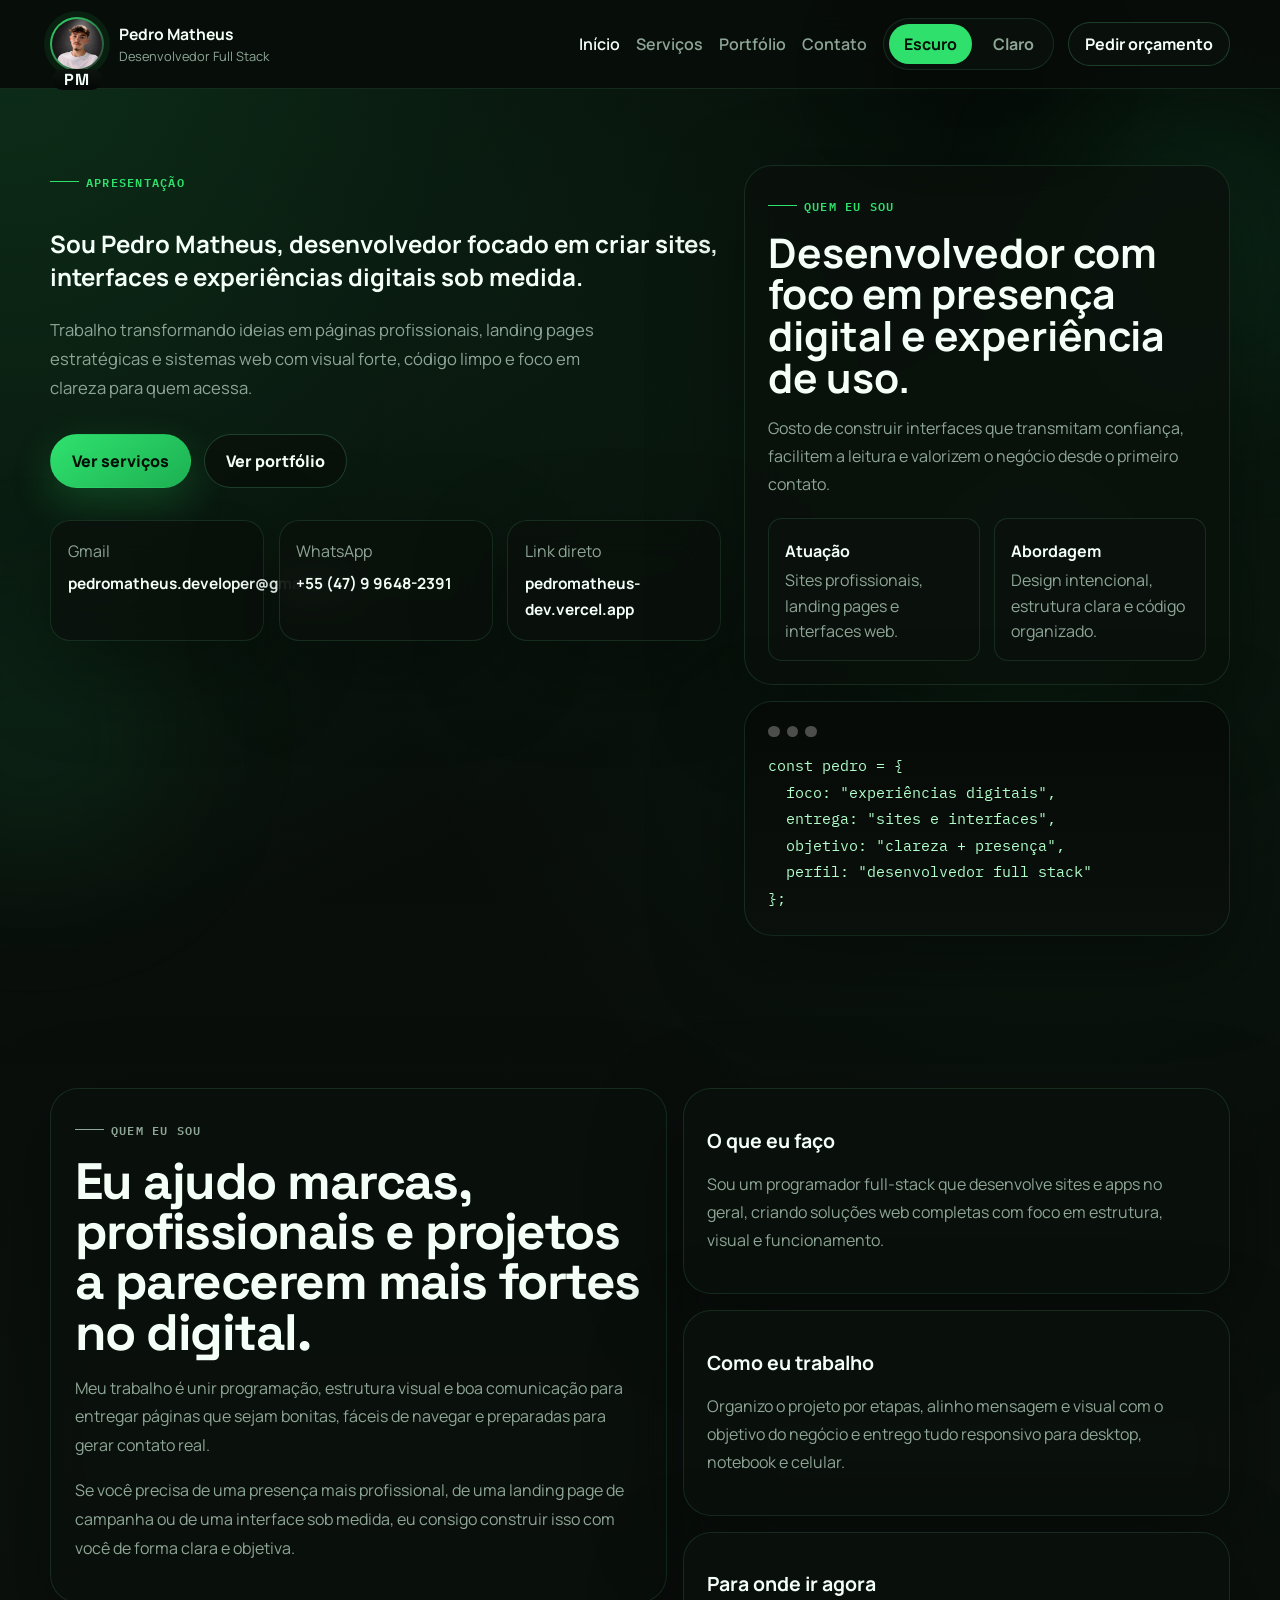
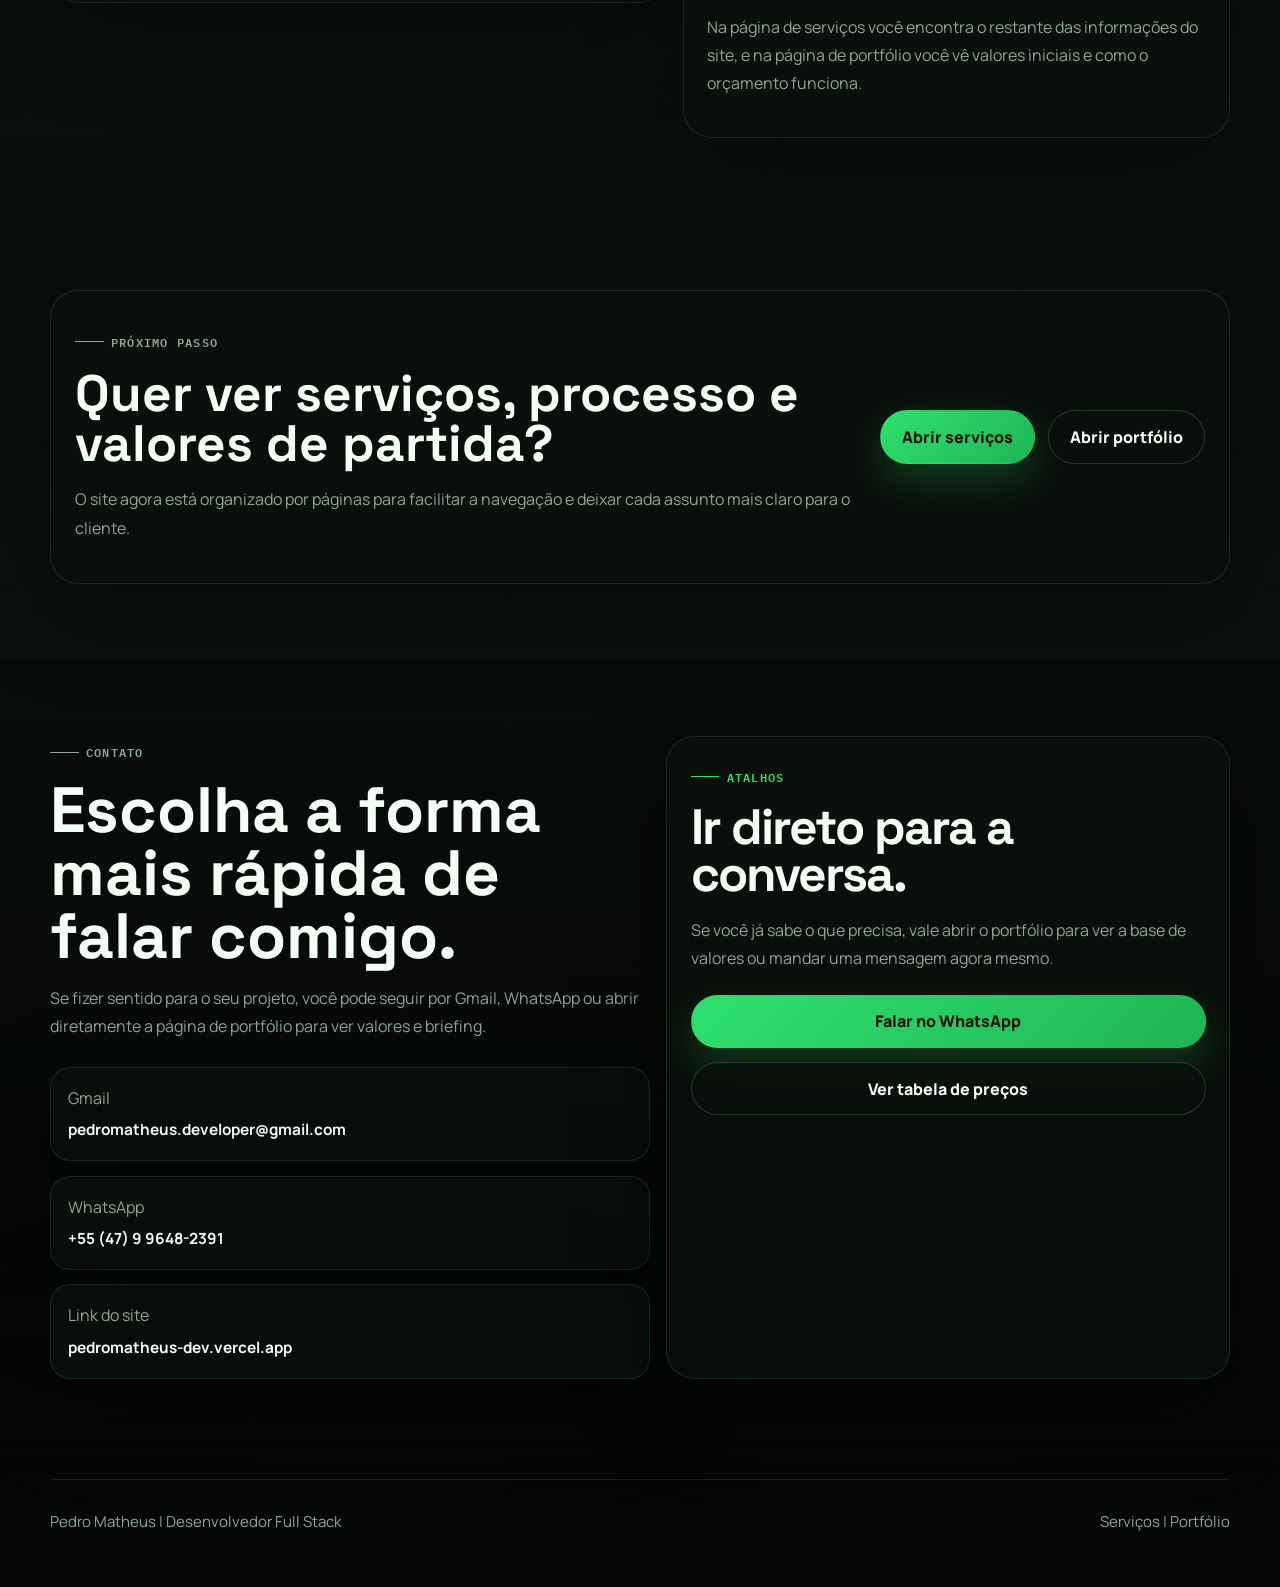
<file: index.html>
<!doctype html>
<html lang="pt-BR" data-theme="dark">
  <head>
    <meta charset="UTF-8" />
    <meta name="viewport" content="width=device-width, initial-scale=1.0" />
    <meta
      name="description"
      content="Conheça Pedro Matheus, desenvolvedor focado em sites, landing pages e experiências digitais sob medida."
    />
    <meta name="theme-color" content="#050706" />
    <meta
      property="og:title"
      content="Pedro Matheus | Desenvolvedor Full Stack"
    />
    <meta
      property="og:description"
      content="Apresentação profissional, serviços digitais e contato direto com Pedro Matheus."
    />
    <meta property="og:type" content="website" />
    <meta property="og:url" content="https://pedromatheus-dev.vercel.app" />
    <title>Pedro Matheus | Início</title>
    <link rel="canonical" href="https://pedromatheus-dev.vercel.app" />
    <link rel="preconnect" href="https://fonts.googleapis.com" />
    <link rel="preconnect" href="https://fonts.gstatic.com" crossorigin />
    <link
      href="https://fonts.googleapis.com/css2?family=IBM+Plex+Mono:wght@400;500;600&family=Manrope:wght@400;500;600;700;800&family=Space+Grotesk:wght@500;700&display=swap"
      rel="stylesheet"
    />
    <link rel="icon" type="image/svg+xml" href="favicon.svg" />
    <link rel="stylesheet" href="styles.css" />
  </head>
  <body data-page="home">
    <div class="page-shell">
      <div class="ambient ambient-one"></div>
      <div class="ambient ambient-two"></div>
      <div class="ambient ambient-three"></div>

      <header class="site-header">
        <div class="container header-row">
          <a class="brand" href="index.html" aria-label="Ir para a página inicial">
            <span class="avatar-shell">
              <img
                class="brand-avatar"
                data-profile-image
                alt="Foto de perfil de Pedro Matheus"
                hidden
              />
              <span class="avatar-fallback" data-avatar-fallback>PM</span>
            </span>

            <span class="brand-copy">
              <strong data-name>Pedro Matheus</strong>
              <small data-role>Desenvolvedor Full Stack</small>
            </span>
          </a>

          <button
            class="menu-toggle"
            type="button"
            aria-controls="header-panel"
            aria-expanded="false"
            aria-label="Abrir menu"
          >
            <span></span>
            <span></span>
          </button>

          <div class="header-panel" id="header-panel">
            <nav class="site-nav" aria-label="Principal">
              <a href="index.html" data-nav-page="home">Início</a>
              <a href="servicos.html" data-nav-page="servicos">Serviços</a>
              <a href="portfolio.html" data-nav-page="portfolio">Portfólio</a>
              <a href="#contato">Contato</a>
            </nav>

            <div class="header-tools">
              <div class="theme-switch" role="group" aria-label="Escolha do tema">
                <button
                  class="theme-option"
                  type="button"
                  data-set-theme="dark"
                >
                  Escuro
                </button>
                <button
                  class="theme-option"
                  type="button"
                  data-set-theme="light"
                >
                  Claro
                </button>
              </div>

              <a class="header-cta" href="portfolio.html#orcamento">
                Pedir orçamento
              </a>
            </div>
          </div>
        </div>
      </header>

      <main>
        <section class="section page-hero home-hero">
          <div class="container hero-grid">
            <div class="hero-copy reveal">
              <p class="eyebrow">Apresentação</p>
              <h1>
                Sou Pedro Matheus, desenvolvedor focado em criar
                <span>sites, interfaces e experiências digitais sob medida.</span>
              </h1>
              <p class="hero-text">
                Trabalho transformando ideias em páginas profissionais, landing
                pages estratégicas e sistemas web com visual forte, código limpo
                e foco em clareza para quem acessa.
              </p>

              <div class="hero-actions">
                <a class="button button-primary" href="servicos.html">
                  Ver serviços
                </a>
                <a class="button button-secondary" href="portfolio.html">
                  Ver portfólio
                </a>
              </div>

              <div class="quick-links">
                <a
                  class="quick-link"
                  data-gmail-link
                  href="#"
                  target="_blank"
                  rel="noreferrer"
                >
                  <span>Gmail</span>
                  <strong data-email>pedromatheus.developer@gmail.com</strong>
                </a>
                <a
                  class="quick-link"
                  data-whatsapp-link
                  href="#"
                  target="_blank"
                  rel="noreferrer"
                >
                  <span>WhatsApp</span>
                  <strong data-whatsapp-display>+55 (47) 9 9648-2391</strong>
                </a>
                <a
                  class="quick-link"
                  data-site-link
                  href="#"
                  target="_blank"
                  rel="noreferrer"
                >
                  <span>Link direto</span>
                  <strong data-site-label>pedromatheus-dev.vercel.app</strong>
                </a>
              </div>
            </div>

            <div class="hero-panel reveal">
              <article class="glass-card hero-card">
                <div class="card-label">Quem eu sou</div>
                <h2>Desenvolvedor com foco em presença digital e experiência de uso.</h2>
                <p>
                  Gosto de construir interfaces que transmitam confiança, facilitem
                  a leitura e valorizem o negócio desde o primeiro contato.
                </p>

                <div class="hero-metrics">
                  <div>
                    <strong>Atuação</strong>
                    <span>Sites profissionais, landing pages e interfaces web.</span>
                  </div>
                  <div>
                    <strong>Abordagem</strong>
                    <span>Design intencional, estrutura clara e código organizado.</span>
                  </div>
                </div>
              </article>

              <article class="glass-card terminal-card">
                <div class="terminal-top">
                  <span></span>
                  <span></span>
                  <span></span>
                </div>
                <pre><code>const pedro = {
  foco: "experiências digitais",
  entrega: "sites e interfaces",
  objetivo: "clareza + presença",
  perfil: "desenvolvedor full stack"
};</code></pre>
              </article>
            </div>
          </div>
        </section>

        <section class="section">
          <div class="container intro-grid">
            <article class="glass-card story-card reveal">
              <p class="eyebrow">Quem eu sou</p>
              <h2>Eu ajudo marcas, profissionais e projetos a parecerem mais fortes no digital.</h2>
              <p>
                Meu trabalho é unir programação, estrutura visual e boa comunicação para
                entregar páginas que sejam bonitas, fáceis de navegar e preparadas para gerar
                contato real.
              </p>
              <p>
                Se você precisa de uma presença mais profissional, de uma landing page de campanha
                ou de uma interface sob medida, eu consigo construir isso com você de forma clara
                e objetiva.
              </p>
            </article>

            <div class="capability-grid">
              <article class="info-card reveal">
                <h3>O que eu faço</h3>
                <p>
                  Sou um programador full-stack que desenvolve sites e apps no geral, criando
                  soluções web completas com foco em estrutura, visual e funcionamento.
                </p>
              </article>

              <article class="info-card reveal">
                <h3>Como eu trabalho</h3>
                <p>
                  Organizo o projeto por etapas, alinho mensagem e visual com o objetivo do
                  negócio e entrego tudo responsivo para desktop, notebook e celular.
                </p>
              </article>

              <article class="info-card reveal">
                <h3>Para onde ir agora</h3>
                <p>
                  Na página de serviços você encontra o restante das informações do site, e na
                  página de portfólio você vê valores iniciais e como o orçamento funciona.
                </p>
              </article>
            </div>
          </div>
        </section>

        <section class="section section-soft">
          <div class="container cta-band reveal">
            <div>
              <p class="eyebrow">Próximo passo</p>
              <h2>Quer ver serviços, processo e valores de partida?</h2>
              <p>
                O site agora está organizado por páginas para facilitar a navegação e deixar cada
                assunto mais claro para o cliente.
              </p>
            </div>

            <div class="cta-band__actions">
              <a class="button button-primary" href="servicos.html">Abrir serviços</a>
              <a class="button button-secondary" href="portfolio.html">Abrir portfólio</a>
            </div>
          </div>
        </section>

        <section class="section" id="contato">
          <div class="container contact-layout contact-layout-compact">
            <div class="contact-copy reveal">
              <p class="eyebrow">Contato</p>
              <h2>Escolha a forma mais rápida de falar comigo.</h2>
              <p>
                Se fizer sentido para o seu projeto, você pode seguir por Gmail, WhatsApp ou abrir
                diretamente a página de portfólio para ver valores e briefing.
              </p>

              <div class="contact-links">
                <a
                  class="contact-link"
                  data-gmail-link
                  href="#"
                  target="_blank"
                  rel="noreferrer"
                >
                  <span>Gmail</span>
                  <strong data-email>pedromatheus.developer@gmail.com</strong>
                </a>

                <a
                  class="contact-link"
                  data-whatsapp-link
                  href="#"
                  target="_blank"
                  rel="noreferrer"
                >
                  <span>WhatsApp</span>
                  <strong data-whatsapp-display>+55 (47) 9 9648-2391</strong>
                </a>

                <a
                  class="contact-link"
                  data-site-link
                  href="#"
                  target="_blank"
                  rel="noreferrer"
                >
                  <span>Link do site</span>
                  <strong data-site-label>pedromatheus-dev.vercel.app</strong>
                </a>
              </div>
            </div>

            <div class="contact-card contact-card--compact reveal">
              <div class="card-label">Atalhos</div>
              <h3>Ir direto para a conversa.</h3>
              <p class="form-hint">
                Se você já sabe o que precisa, vale abrir o portfólio para ver a base de valores ou
                mandar uma mensagem agora mesmo.
              </p>

              <div class="form-actions">
                <a
                  class="button button-primary button-full"
                  data-whatsapp-link
                  href="#"
                  target="_blank"
                  rel="noreferrer"
                >
                  Falar no WhatsApp
                </a>
                <a
                  class="button button-secondary button-full"
                  href="portfolio.html#orcamento"
                >
                  Ver tabela de preços
                </a>
              </div>
            </div>
          </div>
        </section>
      </main>

      <footer class="site-footer">
        <div class="container footer-row">
          <p>
            <span data-name>Pedro Matheus</span> |
            <span data-role>Desenvolvedor Full Stack</span>
          </p>
          <p>
            <a href="servicos.html">Serviços</a> |
            <a href="portfolio.html">Portfólio</a>
          </p>
        </div>
      </footer>
    </div>

    <script src="script.js"></script>
  </body>
</html>
</file>
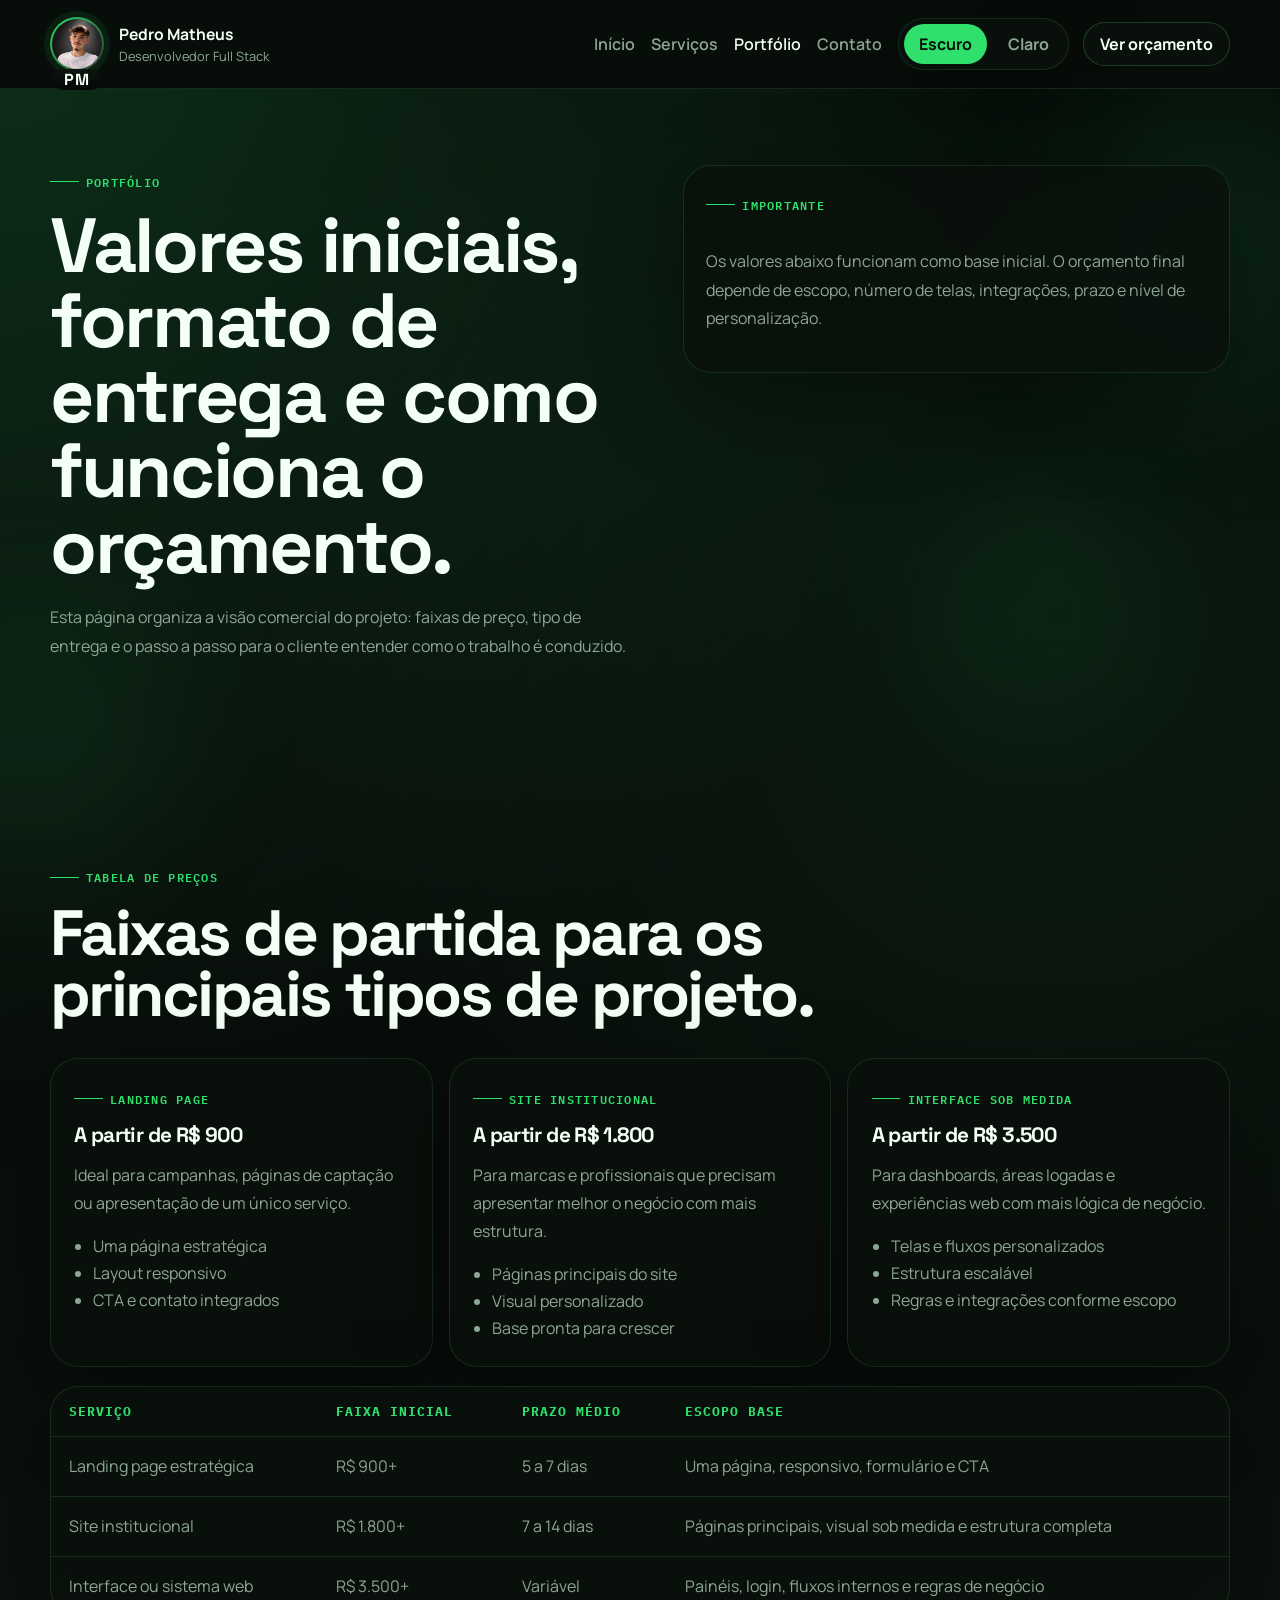
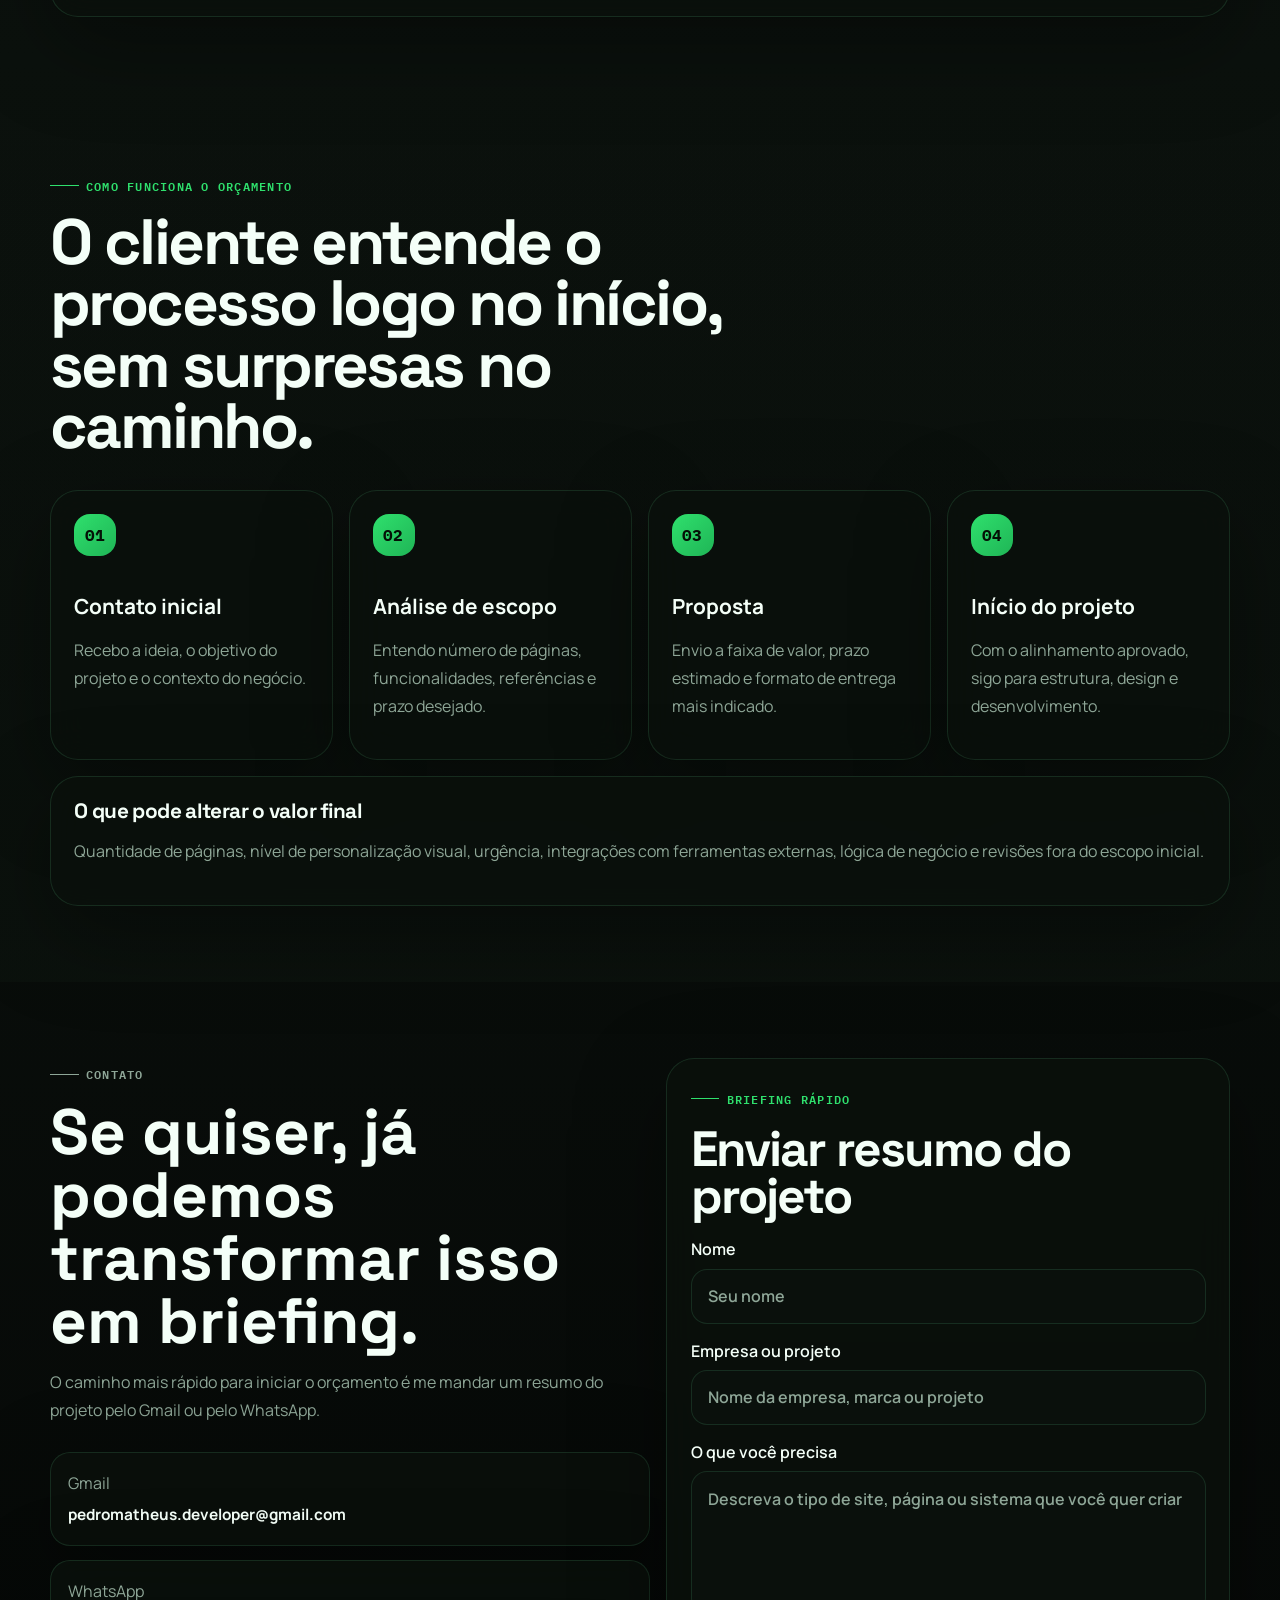
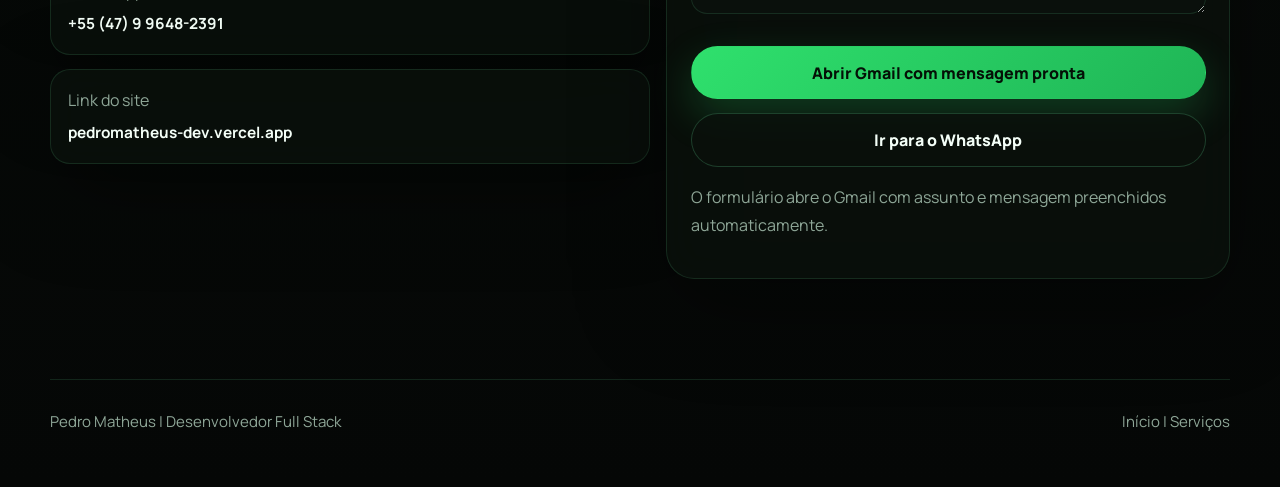
<file: portfolio.html>
<!doctype html>
<html lang="pt-BR" data-theme="dark">
  <head>
    <meta charset="UTF-8" />
    <meta name="viewport" content="width=device-width, initial-scale=1.0" />
    <meta
      name="description"
      content="Portfólio, tabela de preços e funcionamento do orçamento com Pedro Matheus."
    />
    <meta name="theme-color" content="#050706" />
    <meta property="og:title" content="Pedro Matheus | Portfólio" />
    <meta
      property="og:description"
      content="Veja valores iniciais, estrutura de entrega e como funciona o orçamento."
    />
    <meta property="og:type" content="website" />
    <title>Pedro Matheus | Portfólio</title>
    <link rel="preconnect" href="https://fonts.googleapis.com" />
    <link rel="preconnect" href="https://fonts.gstatic.com" crossorigin />
    <link
      href="https://fonts.googleapis.com/css2?family=IBM+Plex+Mono:wght@400;500;600&family=Manrope:wght@400;500;600;700;800&family=Space+Grotesk:wght@500;700&display=swap"
      rel="stylesheet"
    />
    <link rel="icon" type="image/svg+xml" href="favicon.svg" />
    <link rel="stylesheet" href="styles.css" />
  </head>
  <body data-page="portfolio">
    <div class="page-shell">
      <div class="ambient ambient-one"></div>
      <div class="ambient ambient-two"></div>
      <div class="ambient ambient-three"></div>

      <header class="site-header">
        <div class="container header-row">
          <a class="brand" href="index.html" aria-label="Ir para a página inicial">
            <span class="avatar-shell">
              <img
                class="brand-avatar"
                data-profile-image
                alt="Foto de perfil de Pedro Matheus"
                hidden
              />
              <span class="avatar-fallback" data-avatar-fallback>PM</span>
            </span>

            <span class="brand-copy">
              <strong data-name>Pedro Matheus</strong>
              <small data-role>Desenvolvedor Full Stack</small>
            </span>
          </a>

          <button
            class="menu-toggle"
            type="button"
            aria-controls="header-panel"
            aria-expanded="false"
            aria-label="Abrir menu"
          >
            <span></span>
            <span></span>
          </button>

          <div class="header-panel" id="header-panel">
            <nav class="site-nav" aria-label="Principal">
              <a href="index.html" data-nav-page="home">Início</a>
              <a href="servicos.html" data-nav-page="servicos">Serviços</a>
              <a href="portfolio.html" data-nav-page="portfolio">Portfólio</a>
              <a href="#contato">Contato</a>
            </nav>

            <div class="header-tools">
              <div class="theme-switch" role="group" aria-label="Escolha do tema">
                <button class="theme-option" type="button" data-set-theme="dark">
                  Escuro
                </button>
                <button class="theme-option" type="button" data-set-theme="light">
                  Claro
                </button>
              </div>

              <a class="header-cta" href="#orcamento">Ver orçamento</a>
            </div>
          </div>
        </div>
      </header>

      <main>
        <section class="section page-hero">
          <div class="container page-grid reveal">
            <div class="section-heading">
              <p class="eyebrow">Portfólio</p>
              <h1 class="page-title">
                Valores iniciais, formato de entrega e como funciona o orçamento.
              </h1>
              <p class="page-text">
                Esta página organiza a visão comercial do projeto: faixas de preço, tipo de
                entrega e o passo a passo para o cliente entender como o trabalho é conduzido.
              </p>
            </div>

            <div class="glass-card page-side-card">
              <div class="card-label">Importante</div>
              <p>
                Os valores abaixo funcionam como base inicial. O orçamento final depende de
                escopo, número de telas, integrações, prazo e nível de personalização.
              </p>
            </div>
          </div>
        </section>

        <section class="section" id="orcamento">
          <div class="container">
            <div class="section-heading reveal">
              <p class="eyebrow">Tabela de preços</p>
              <h2>Faixas de partida para os principais tipos de projeto.</h2>
            </div>

            <div class="pricing-grid">
              <article class="price-card reveal">
                <div class="card-label">Landing page</div>
                <h3>A partir de R$ 900</h3>
                <p>
                  Ideal para campanhas, páginas de captação ou apresentação de um único serviço.
                </p>
                <ul>
                  <li>Uma página estratégica</li>
                  <li>Layout responsivo</li>
                  <li>CTA e contato integrados</li>
                </ul>
              </article>

              <article class="price-card reveal">
                <div class="card-label">Site institucional</div>
                <h3>A partir de R$ 1.800</h3>
                <p>
                  Para marcas e profissionais que precisam apresentar melhor o negócio com mais
                  estrutura.
                </p>
                <ul>
                  <li>Páginas principais do site</li>
                  <li>Visual personalizado</li>
                  <li>Base pronta para crescer</li>
                </ul>
              </article>

              <article class="price-card reveal">
                <div class="card-label">Interface sob medida</div>
                <h3>A partir de R$ 3.500</h3>
                <p>
                  Para dashboards, áreas logadas e experiências web com mais lógica de negócio.
                </p>
                <ul>
                  <li>Telas e fluxos personalizados</li>
                  <li>Estrutura escalável</li>
                  <li>Regras e integrações conforme escopo</li>
                </ul>
              </article>
            </div>

            <div class="table-wrap reveal">
              <table class="price-table">
                <thead>
                  <tr>
                    <th>Serviço</th>
                    <th>Faixa inicial</th>
                    <th>Prazo médio</th>
                    <th>Escopo base</th>
                  </tr>
                </thead>
                <tbody>
                  <tr>
                    <td>Landing page estratégica</td>
                    <td>R$ 900+</td>
                    <td>5 a 7 dias</td>
                    <td>Uma página, responsivo, formulário e CTA</td>
                  </tr>
                  <tr>
                    <td>Site institucional</td>
                    <td>R$ 1.800+</td>
                    <td>7 a 14 dias</td>
                    <td>Páginas principais, visual sob medida e estrutura completa</td>
                  </tr>
                  <tr>
                    <td>Interface ou sistema web</td>
                    <td>R$ 3.500+</td>
                    <td>Variável</td>
                    <td>Painéis, login, fluxos internos e regras de negócio</td>
                  </tr>
                </tbody>
              </table>
            </div>
          </div>
        </section>

        <section class="section section-soft">
          <div class="container">
            <div class="section-heading reveal">
              <p class="eyebrow">Como funciona o orçamento</p>
              <h2>O cliente entende o processo logo no início, sem surpresas no caminho.</h2>
            </div>

            <div class="budget-grid">
              <article class="process-step reveal">
                <span>01</span>
                <h3>Contato inicial</h3>
                <p>Recebo a ideia, o objetivo do projeto e o contexto do negócio.</p>
              </article>

              <article class="process-step reveal">
                <span>02</span>
                <h3>Análise de escopo</h3>
                <p>Entendo número de páginas, funcionalidades, referências e prazo desejado.</p>
              </article>

              <article class="process-step reveal">
                <span>03</span>
                <h3>Proposta</h3>
                <p>Envio a faixa de valor, prazo estimado e formato de entrega mais indicado.</p>
              </article>

              <article class="process-step reveal">
                <span>04</span>
                <h3>Início do projeto</h3>
                <p>Com o alinhamento aprovado, sigo para estrutura, design e desenvolvimento.</p>
              </article>
            </div>

            <div class="budget-note reveal">
              <h3>O que pode alterar o valor final</h3>
              <p>
                Quantidade de páginas, nível de personalização visual, urgência, integrações com
                ferramentas externas, lógica de negócio e revisões fora do escopo inicial.
              </p>
            </div>
          </div>
        </section>

        <section class="section" id="contato">
          <div class="container contact-layout">
            <div class="contact-copy reveal">
              <p class="eyebrow">Contato</p>
              <h2>Se quiser, já podemos transformar isso em briefing.</h2>
              <p>
                O caminho mais rápido para iniciar o orçamento é me mandar um resumo do projeto
                pelo Gmail ou pelo WhatsApp.
              </p>

              <div class="contact-links">
                <a class="contact-link" data-gmail-link href="#" target="_blank" rel="noreferrer">
                  <span>Gmail</span>
                  <strong data-email>pedromatheus.developer@gmail.com</strong>
                </a>

                <a
                  class="contact-link"
                  data-whatsapp-link
                  href="#"
                  target="_blank"
                  rel="noreferrer"
                >
                  <span>WhatsApp</span>
                  <strong data-whatsapp-display>+55 (47) 9 9648-2391</strong>
                </a>

                <a class="contact-link" data-site-link href="#" target="_blank" rel="noreferrer">
                  <span>Link do site</span>
                  <strong data-site-label>pedromatheus-dev.vercel.app</strong>
                </a>
              </div>
            </div>

            <form class="contact-card reveal" id="contact-form">
              <div class="card-label">Briefing rápido</div>
              <h3>Enviar resumo do projeto</h3>
              <label>
                Nome
                <input type="text" name="name" placeholder="Seu nome" required />
              </label>
              <label>
                Empresa ou projeto
                <input
                  type="text"
                  name="company"
                  placeholder="Nome da empresa, marca ou projeto"
                />
              </label>
              <label>
                O que você precisa
                <textarea
                  name="message"
                  rows="5"
                  placeholder="Descreva o tipo de site, página ou sistema que você quer criar"
                  required
                ></textarea>
              </label>

              <div class="form-actions">
                <button class="button button-primary button-full" type="submit">
                  Abrir Gmail com mensagem pronta
                </button>
                <a
                  class="button button-secondary button-full"
                  data-whatsapp-link
                  href="#"
                  target="_blank"
                  rel="noreferrer"
                >
                  Ir para o WhatsApp
                </a>
              </div>

              <p class="form-hint" id="form-feedback">
                O formulário abre o Gmail com assunto e mensagem preenchidos automaticamente.
              </p>
            </form>
          </div>
        </section>
      </main>

      <footer class="site-footer">
        <div class="container footer-row">
          <p>
            <span data-name>Pedro Matheus</span> |
            <span data-role>Desenvolvedor Full Stack</span>
          </p>
          <p>
            <a href="index.html">Início</a> |
            <a href="servicos.html">Serviços</a>
          </p>
        </div>
      </footer>
    </div>

    <script src="script.js"></script>
  </body>
</html>
</file>
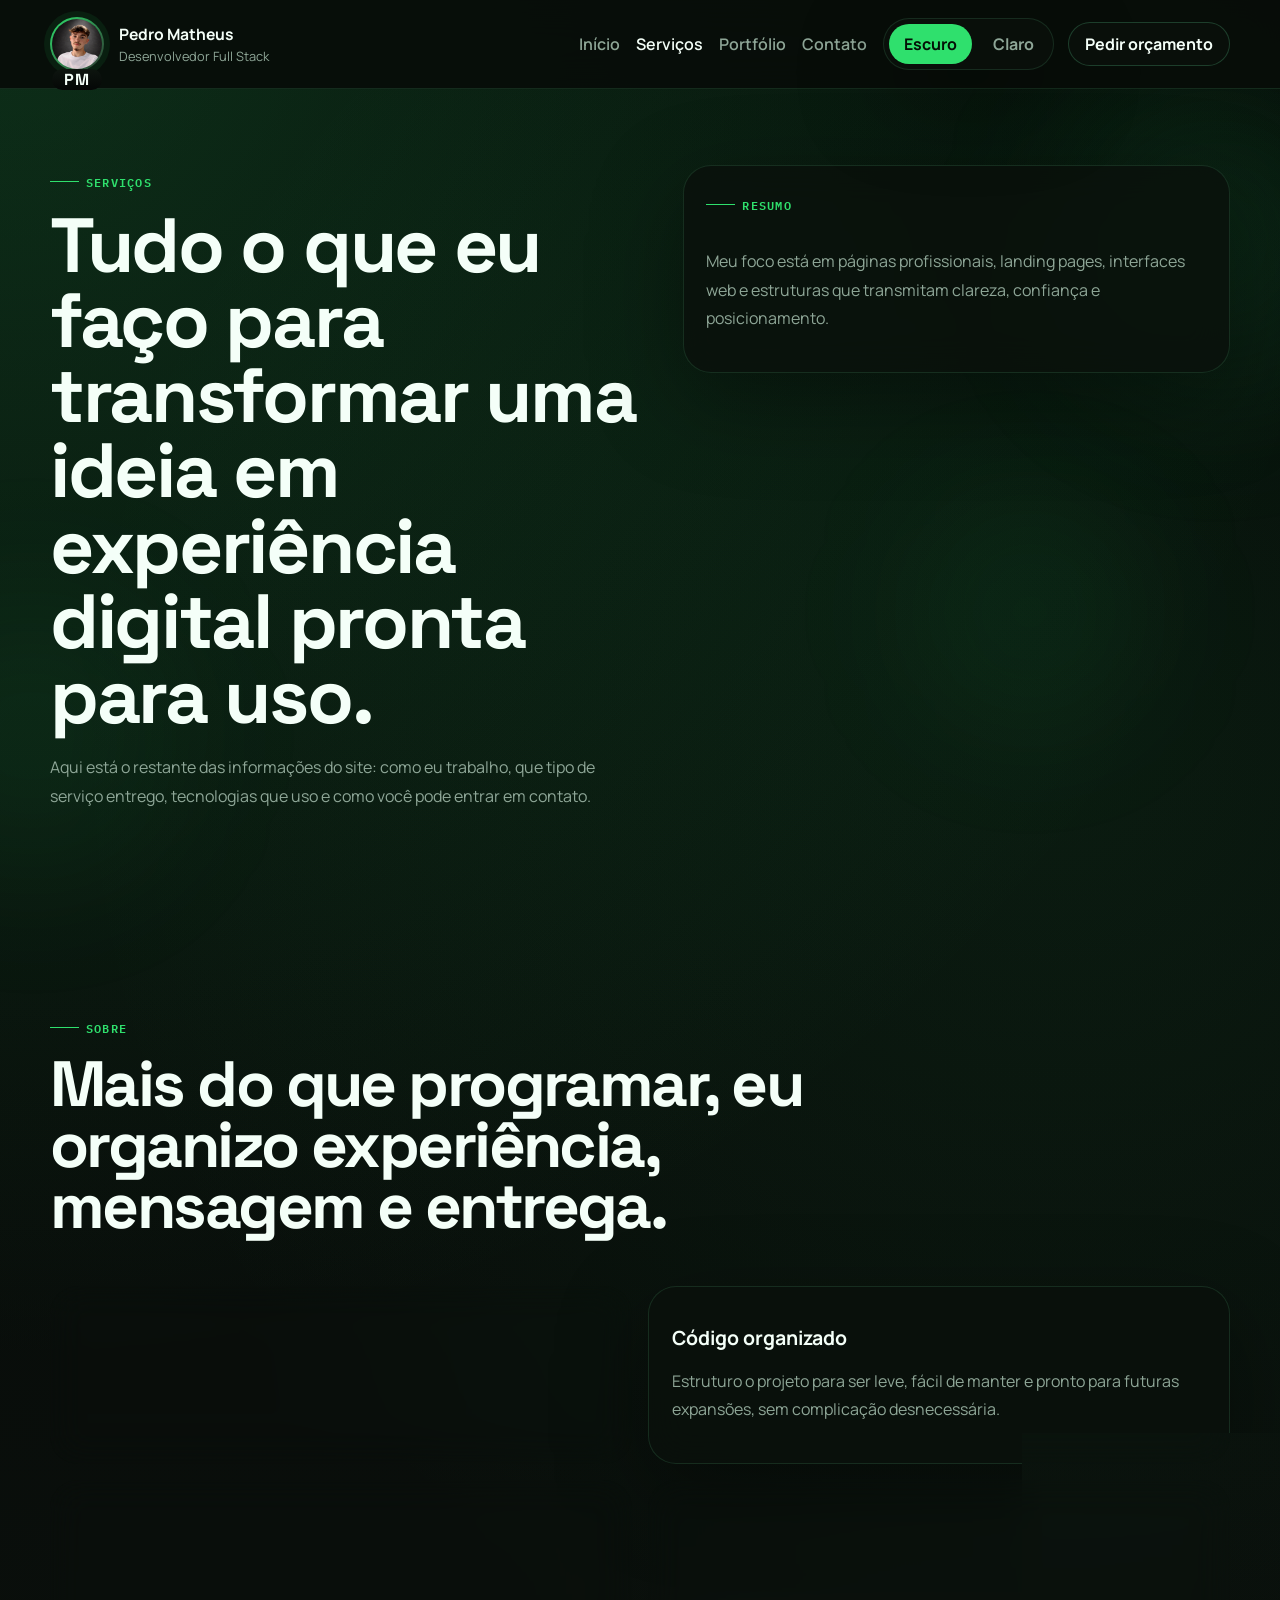
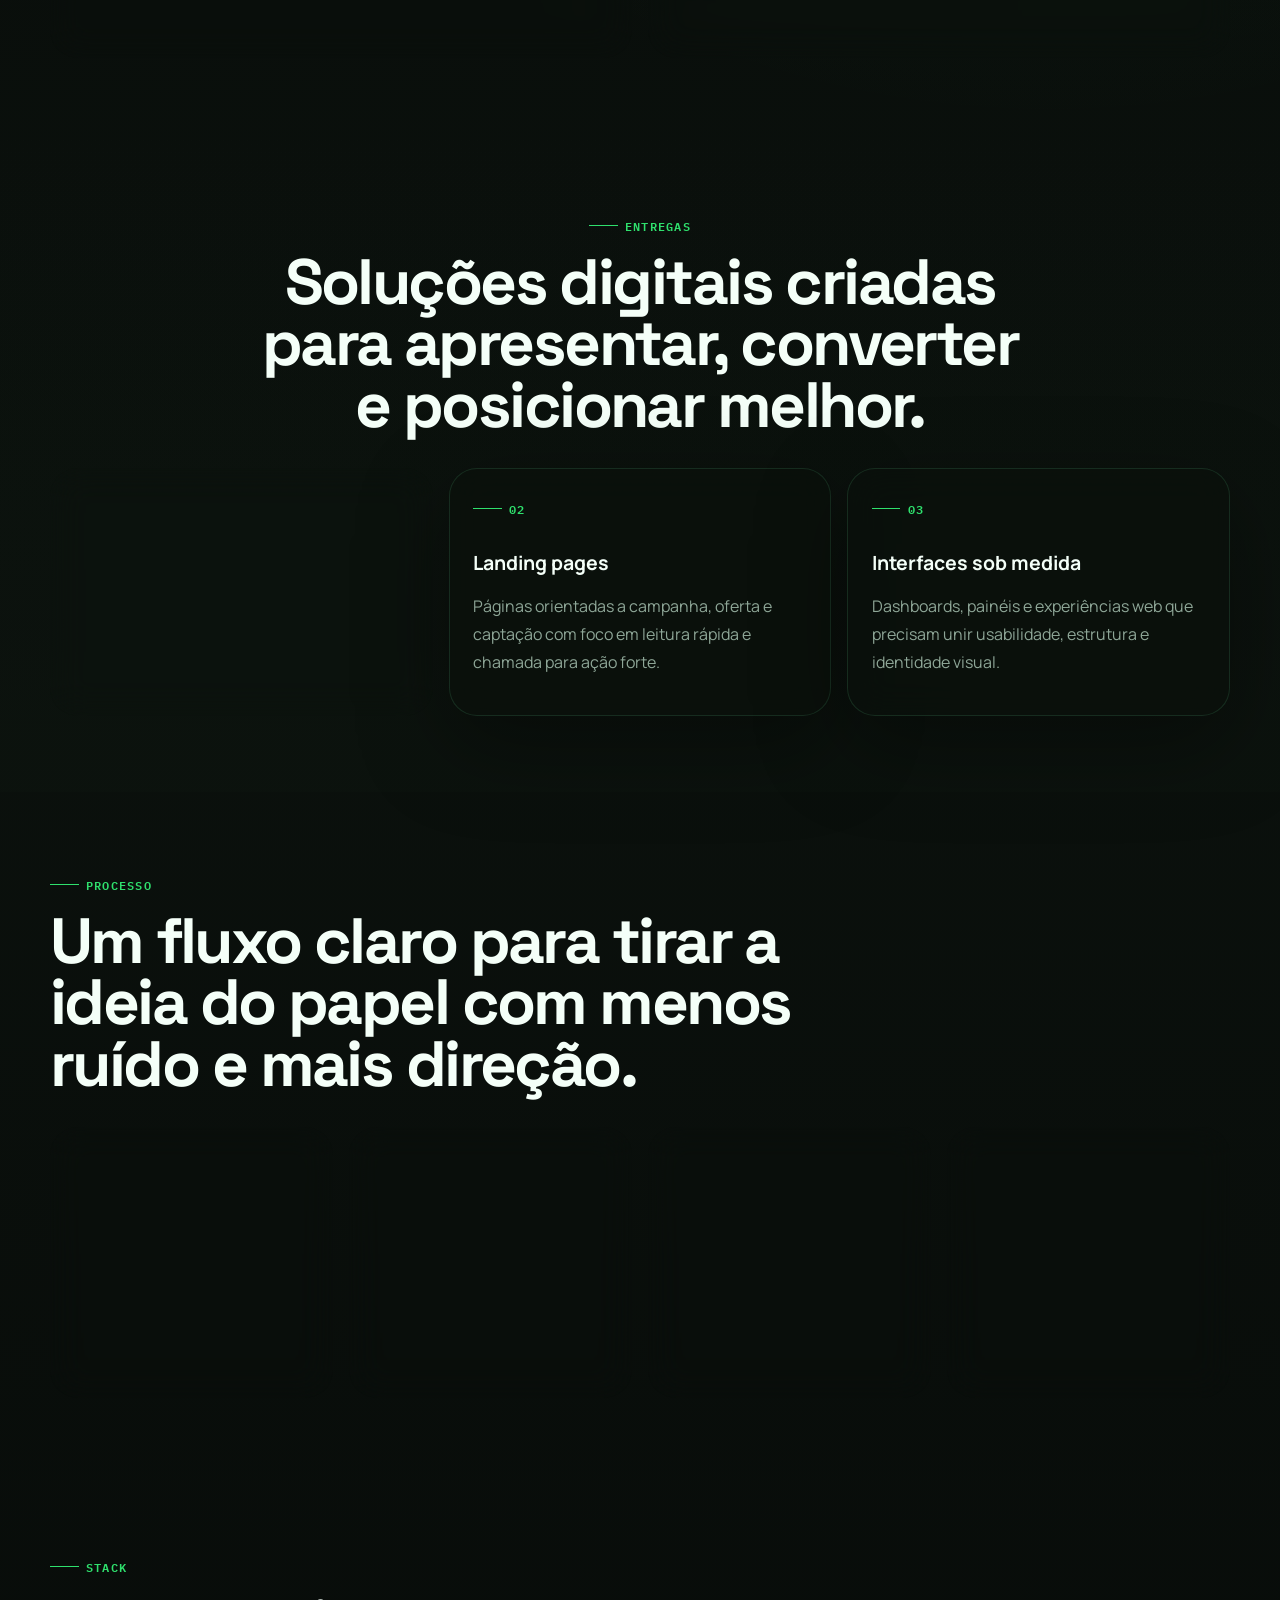
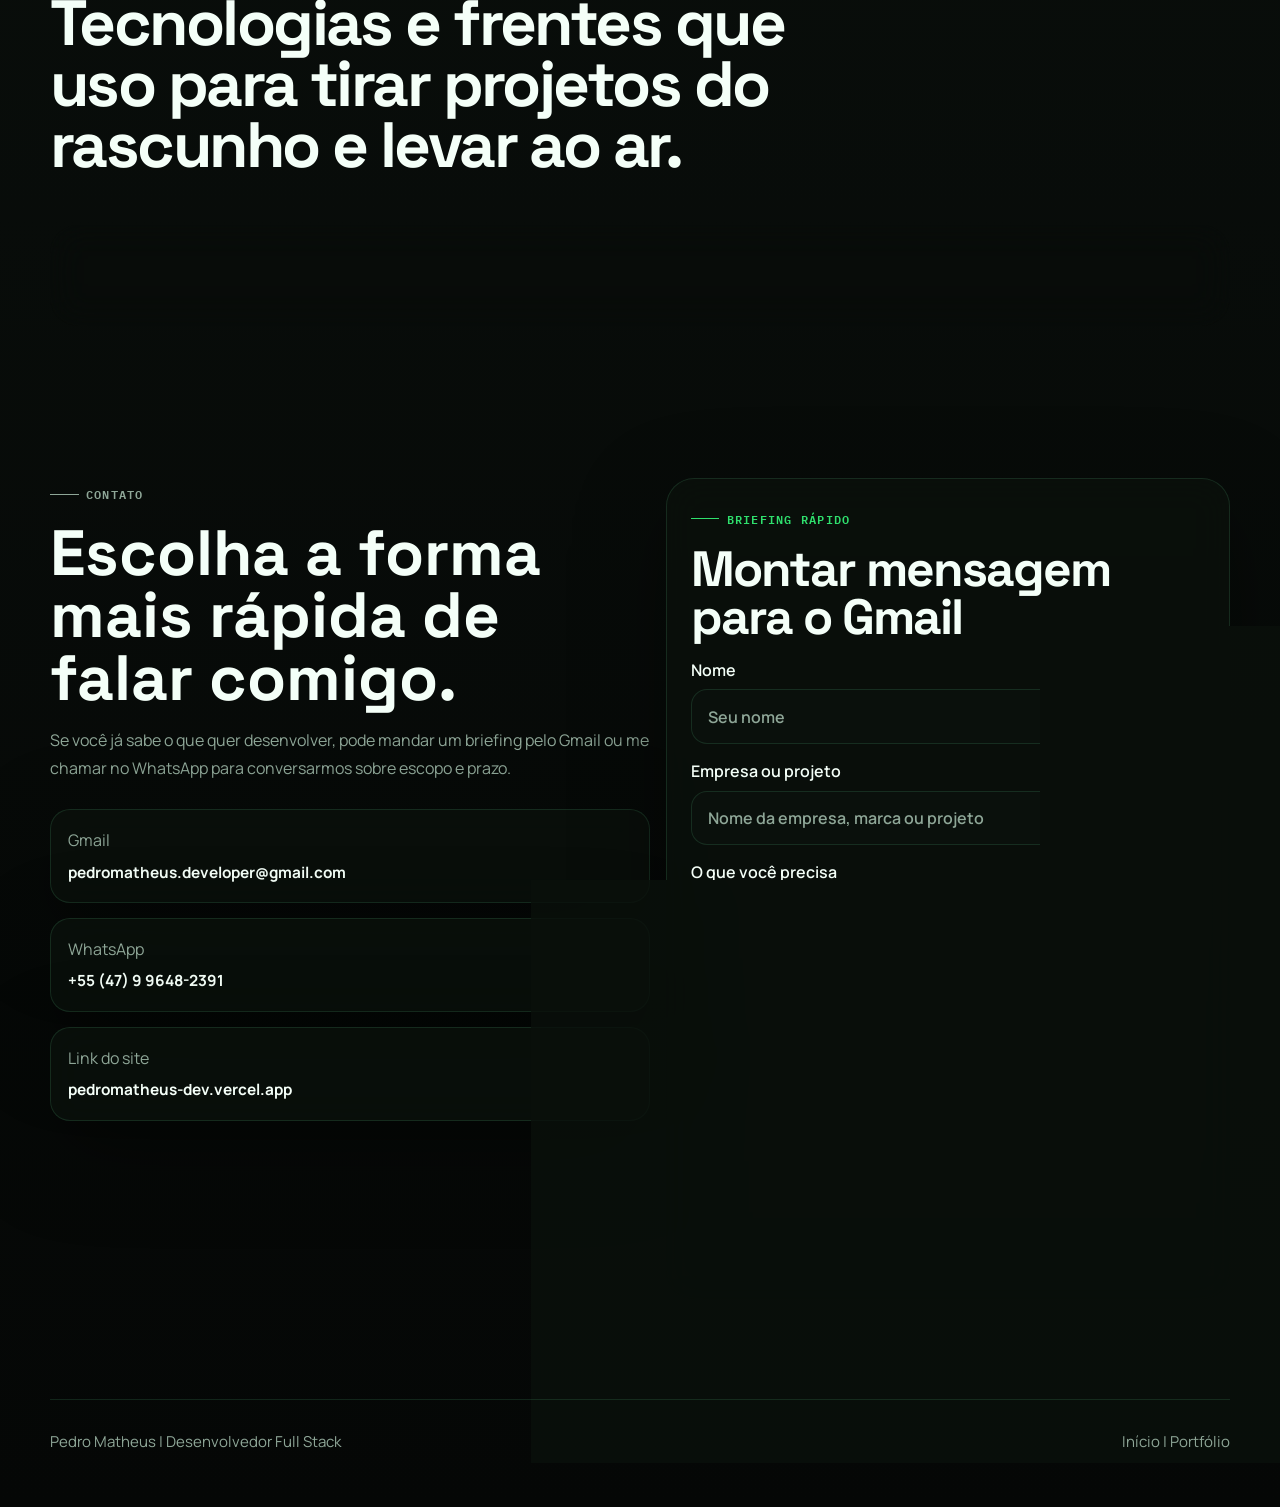
<file: servicos.html>
<!doctype html>
<html lang="pt-BR" data-theme="dark">
  <head>
    <meta charset="UTF-8" />
    <meta name="viewport" content="width=device-width, initial-scale=1.0" />
    <meta
      name="description"
      content="Serviços, stack, processo e contato de Pedro Matheus para projetos digitais."
    />
    <meta name="theme-color" content="#050706" />
    <meta property="og:title" content="Pedro Matheus | Serviços" />
    <meta
      property="og:description"
      content="Conheça os serviços, a stack e a forma de trabalho de Pedro Matheus."
    />
    <meta property="og:type" content="website" />
    <title>Pedro Matheus | Serviços</title>
    <link rel="preconnect" href="https://fonts.googleapis.com" />
    <link rel="preconnect" href="https://fonts.gstatic.com" crossorigin />
    <link
      href="https://fonts.googleapis.com/css2?family=IBM+Plex+Mono:wght@400;500;600&family=Manrope:wght@400;500;600;700;800&family=Space+Grotesk:wght@500;700&display=swap"
      rel="stylesheet"
    />
    <link rel="icon" type="image/svg+xml" href="favicon.svg" />
    <link rel="stylesheet" href="styles.css" />
  </head>
  <body data-page="servicos">
    <div class="page-shell">
      <div class="ambient ambient-one"></div>
      <div class="ambient ambient-two"></div>
      <div class="ambient ambient-three"></div>

      <header class="site-header">
        <div class="container header-row">
          <a class="brand" href="index.html" aria-label="Ir para a página inicial">
            <span class="avatar-shell">
              <img
                class="brand-avatar"
                data-profile-image
                alt="Foto de perfil de Pedro Matheus"
                hidden
              />
              <span class="avatar-fallback" data-avatar-fallback>PM</span>
            </span>

            <span class="brand-copy">
              <strong data-name>Pedro Matheus</strong>
              <small data-role>Desenvolvedor Full Stack</small>
            </span>
          </a>

          <button
            class="menu-toggle"
            type="button"
            aria-controls="header-panel"
            aria-expanded="false"
            aria-label="Abrir menu"
          >
            <span></span>
            <span></span>
          </button>

          <div class="header-panel" id="header-panel">
            <nav class="site-nav" aria-label="Principal">
              <a href="index.html" data-nav-page="home">Início</a>
              <a href="servicos.html" data-nav-page="servicos">Serviços</a>
              <a href="portfolio.html" data-nav-page="portfolio">Portfólio</a>
              <a href="#contato">Contato</a>
            </nav>

            <div class="header-tools">
              <div class="theme-switch" role="group" aria-label="Escolha do tema">
                <button class="theme-option" type="button" data-set-theme="dark">
                  Escuro
                </button>
                <button class="theme-option" type="button" data-set-theme="light">
                  Claro
                </button>
              </div>

              <a class="header-cta" href="portfolio.html#orcamento">
                Pedir orçamento
              </a>
            </div>
          </div>
        </div>
      </header>

      <main>
        <section class="section page-hero">
          <div class="container page-grid reveal">
            <div class="section-heading">
              <p class="eyebrow">Serviços</p>
              <h1 class="page-title">
                Tudo o que eu faço para transformar uma ideia em experiência digital pronta para uso.
              </h1>
              <p class="page-text">
                Aqui está o restante das informações do site: como eu trabalho, que tipo de
                serviço entrego, tecnologias que uso e como você pode entrar em contato.
              </p>
            </div>

            <div class="glass-card page-side-card">
              <div class="card-label">Resumo</div>
              <p>
                Meu foco está em páginas profissionais, landing pages, interfaces web e estruturas
                que transmitam clareza, confiança e posicionamento.
              </p>
            </div>
          </div>
        </section>

        <section class="section">
          <div class="container section-grid">
            <div class="section-heading reveal">
              <p class="eyebrow">Sobre</p>
              <h2>Mais do que programar, eu organizo experiência, mensagem e entrega.</h2>
            </div>

            <div class="about-grid">
              <article class="info-card reveal">
                <h3>Visual com assinatura</h3>
                <p>
                  Evito sites com cara genérica. O objetivo é construir uma interface que pareça
                  intencional, confiável e preparada para destacar o seu trabalho.
                </p>
              </article>

              <article class="info-card reveal">
                <h3>Código organizado</h3>
                <p>
                  Estruturo o projeto para ser leve, fácil de manter e pronto para futuras
                  expansões, sem complicação desnecessária.
                </p>
              </article>

              <article class="info-card reveal">
                <h3>Contato direto</h3>
                <p>
                  O site conversa bem com a rotina do cliente: Gmail para propostas, WhatsApp para
                  resposta rápida e um link público fácil de compartilhar.
                </p>
              </article>

              <article class="info-card reveal">
                <h3>Experiência adaptável</h3>
                <p>
                  O usuário pode alternar entre o tema escuro em preto e verde e o tema claro em
                  branco e verde sem perder consistência visual.
                </p>
              </article>
            </div>
          </div>
        </section>

        <section class="section section-soft">
          <div class="container">
            <div class="section-heading centered reveal">
              <p class="eyebrow">Entregas</p>
              <h2>Soluções digitais criadas para apresentar, converter e posicionar melhor.</h2>
            </div>

            <div class="service-grid">
              <article class="service-card reveal">
                <div class="card-label">01</div>
                <h3>Sites profissionais</h3>
                <p>
                  Páginas para portfólio, marca pessoal ou negócio com narrativa visual, estrutura
                  clara e comunicação direta.
                </p>
              </article>

              <article class="service-card reveal">
                <div class="card-label">02</div>
                <h3>Landing pages</h3>
                <p>
                  Páginas orientadas a campanha, oferta e captação com foco em leitura rápida e
                  chamada para ação forte.
                </p>
              </article>

              <article class="service-card reveal">
                <div class="card-label">03</div>
                <h3>Interfaces sob medida</h3>
                <p>
                  Dashboards, painéis e experiências web que precisam unir usabilidade, estrutura e
                  identidade visual.
                </p>
              </article>
            </div>
          </div>
        </section>

        <section class="section">
          <div class="container">
            <div class="section-heading reveal">
              <p class="eyebrow">Processo</p>
              <h2>Um fluxo claro para tirar a ideia do papel com menos ruído e mais direção.</h2>
            </div>

            <div class="process-grid">
              <article class="process-step reveal">
                <span>01</span>
                <h3>Briefing</h3>
                <p>Entendo o objetivo, o tipo de cliente, a mensagem principal e o formato ideal.</p>
              </article>

              <article class="process-step reveal">
                <span>02</span>
                <h3>Estrutura</h3>
                <p>Organizo o conteúdo, a hierarquia visual e o caminho que o usuário deve seguir.</p>
              </article>

              <article class="process-step reveal">
                <span>03</span>
                <h3>Desenvolvimento</h3>
                <p>Implemento a interface com foco em performance, clareza, responsividade e acabamento.</p>
              </article>

              <article class="process-step reveal">
                <span>04</span>
                <h3>Entrega</h3>
                <p>Refino os detalhes finais e deixo o projeto pronto para publicar e evoluir.</p>
              </article>
            </div>
          </div>
        </section>

        <section class="section" id="stack">
          <div class="container stack-layout">
            <div class="section-heading reveal">
              <p class="eyebrow">Stack</p>
              <h2>Tecnologias e frentes que uso para tirar projetos do rascunho e levar ao ar.</h2>
            </div>

            <div class="stack-panel reveal">
              <div class="stack-chips">
                <span>HTML5</span>
                <span>CSS3</span>
                <span>JavaScript</span>
                <span>TypeScript</span>
                <span>React</span>
                <span>Next.js</span>
                <span>Node.js</span>
                <span>APIs</span>
                <span>UI Systems</span>
                <span>Responsive Design</span>
              </div>
            </div>
          </div>
        </section>

        <section class="section" id="contato">
          <div class="container contact-layout">
            <div class="contact-copy reveal">
              <p class="eyebrow">Contato</p>
              <h2>Escolha a forma mais rápida de falar comigo.</h2>
              <p>
                Se você já sabe o que quer desenvolver, pode mandar um briefing pelo Gmail ou me
                chamar no WhatsApp para conversarmos sobre escopo e prazo.
              </p>

              <div class="contact-links">
                <a class="contact-link" data-gmail-link href="#" target="_blank" rel="noreferrer">
                  <span>Gmail</span>
                  <strong data-email>pedromatheus.developer@gmail.com</strong>
                </a>

                <a
                  class="contact-link"
                  data-whatsapp-link
                  href="#"
                  target="_blank"
                  rel="noreferrer"
                >
                  <span>WhatsApp</span>
                  <strong data-whatsapp-display>+55 (47) 9 9648-2391</strong>
                </a>

                <a class="contact-link" data-site-link href="#" target="_blank" rel="noreferrer">
                  <span>Link do site</span>
                  <strong data-site-label>pedromatheus-dev.vercel.app</strong>
                </a>
              </div>
            </div>

            <form class="contact-card reveal" id="contact-form">
              <div class="card-label">Briefing rápido</div>
              <h3>Montar mensagem para o Gmail</h3>
              <label>
                Nome
                <input type="text" name="name" placeholder="Seu nome" required />
              </label>
              <label>
                Empresa ou projeto
                <input
                  type="text"
                  name="company"
                  placeholder="Nome da empresa, marca ou projeto"
                />
              </label>
              <label>
                O que você precisa
                <textarea
                  name="message"
                  rows="5"
                  placeholder="Descreva o tipo de site, interface ou sistema que você quer criar"
                  required
                ></textarea>
              </label>

              <div class="form-actions">
                <button class="button button-primary button-full" type="submit">
                  Abrir Gmail com mensagem pronta
                </button>
                <a
                  class="button button-secondary button-full"
                  data-whatsapp-link
                  href="#"
                  target="_blank"
                  rel="noreferrer"
                >
                  Ir para o WhatsApp
                </a>
              </div>

              <p class="form-hint" id="form-feedback">
                O formulário abre o Gmail com assunto e mensagem preenchidos automaticamente.
              </p>
            </form>
          </div>
        </section>
      </main>

      <footer class="site-footer">
        <div class="container footer-row">
          <p>
            <span data-name>Pedro Matheus</span> |
            <span data-role>Desenvolvedor Full Stack</span>
          </p>
          <p>
            <a href="index.html">Início</a> |
            <a href="portfolio.html">Portfólio</a>
          </p>
        </div>
      </footer>
    </div>

    <script src="script.js"></script>
  </body>
</html>
</file>
<file: styles.css>
*,
*::before,
*::after {
  box-sizing: border-box;
}

:root,
html[data-theme="dark"] {
  color-scheme: dark;
  --bg: #050706;
  --bg-soft: #0b110d;
  --surface: rgba(10, 16, 12, 0.82);
  --surface-strong: rgba(8, 13, 9, 0.94);
  --surface-alt: rgba(12, 19, 14, 0.72);
  --line: rgba(112, 255, 174, 0.12);
  --line-strong: rgba(112, 255, 174, 0.2);
  --text: #f4fff8;
  --muted: #8ea697;
  --primary: #2fe06d;
  --primary-strong: #1fb556;
  --primary-soft: rgba(47, 224, 109, 0.12);
  --shadow: 0 28px 90px rgba(0, 0, 0, 0.36);
  --hero-glow: rgba(47, 224, 109, 0.18);
  --radius-lg: 28px;
  --radius-md: 20px;
  --radius-sm: 14px;
  --container: 1180px;
}

html[data-theme="light"] {
  color-scheme: light;
  --bg: #f8fff9;
  --bg-soft: #edf8f0;
  --surface: rgba(255, 255, 255, 0.9);
  --surface-strong: rgba(255, 255, 255, 0.98);
  --surface-alt: rgba(239, 249, 242, 0.84);
  --line: rgba(20, 120, 54, 0.12);
  --line-strong: rgba(20, 120, 54, 0.22);
  --text: #09120b;
  --muted: #577160;
  --primary: #1b9c47;
  --primary-strong: #15783a;
  --primary-soft: rgba(27, 156, 71, 0.1);
  --shadow: 0 28px 80px rgba(25, 50, 30, 0.12);
  --hero-glow: rgba(27, 156, 71, 0.12);
}

html {
  scroll-behavior: smooth;
}

body {
  margin: 0;
  min-height: 100vh;
  overflow-x: hidden;
  font-family: "Manrope", sans-serif;
  background:
    radial-gradient(circle at top left, var(--hero-glow), transparent 28%),
    radial-gradient(circle at 82% 16%, rgba(47, 224, 109, 0.08), transparent 24%),
    linear-gradient(180deg, var(--bg) 0%, var(--bg-soft) 45%, var(--bg) 100%);
  color: var(--text);
  transition:
    background 240ms ease,
    color 240ms ease;
}

img {
  display: block;
  max-width: 100%;
}

a {
  color: inherit;
  text-decoration: none;
}

button,
input,
textarea {
  font: inherit;
}

button {
  cursor: pointer;
}

.page-shell {
  position: relative;
  overflow: clip;
}

.ambient {
  position: fixed;
  border-radius: 999px;
  filter: blur(80px);
  pointer-events: none;
  z-index: 0;
}

.ambient-one {
  top: 6rem;
  right: -5rem;
  width: 18rem;
  height: 18rem;
  background: rgba(47, 224, 109, 0.1);
}

.ambient-two {
  top: 38rem;
  left: -6rem;
  width: 16rem;
  height: 16rem;
  background: rgba(47, 224, 109, 0.08);
}

.ambient-three {
  bottom: 12rem;
  right: 12%;
  width: 12rem;
  height: 12rem;
  background: rgba(47, 224, 109, 0.08);
}

.container {
  position: relative;
  z-index: 1;
  width: min(calc(100% - 2rem), var(--container));
  margin: 0 auto;
}

.section {
  padding: 4.75rem 0;
}

.section-soft {
  background: linear-gradient(180deg, transparent, var(--surface-alt));
}

.site-header {
  position: sticky;
  top: 0;
  z-index: 20;
  border-bottom: 1px solid var(--line);
  background: var(--surface-strong);
  backdrop-filter: blur(18px);
}

.header-row {
  display: flex;
  align-items: center;
  justify-content: space-between;
  gap: 1rem;
  min-height: 88px;
}

.brand {
  display: inline-flex;
  align-items: center;
  gap: 0.95rem;
  min-width: 0;
}

.avatar-shell {
  position: relative;
  display: grid;
  place-items: center;
  width: 3.35rem;
  height: 3.35rem;
  flex-shrink: 0;
  border-radius: 999px;
  padding: 2px;
  background: linear-gradient(135deg, var(--primary), rgba(255, 255, 255, 0.16));
  box-shadow: 0 0 0 6px rgba(47, 224, 109, 0.08);
}

.brand-avatar,
.avatar-fallback {
  width: 100%;
  height: 100%;
  border-radius: inherit;
}

.brand-avatar {
  object-fit: cover;
  background: var(--surface-strong);
}

.avatar-fallback {
  display: grid;
  place-items: center;
  background: linear-gradient(180deg, #0d150f, #050706);
  color: var(--text);
  font-family: "Space Grotesk", sans-serif;
  font-weight: 700;
  letter-spacing: 0.08em;
}

html[data-theme="light"] .avatar-fallback {
  background: linear-gradient(180deg, #f5fbf6, #e8f5eb);
  color: #0b190e;
}

.brand-copy {
  display: grid;
  gap: 0.12rem;
}

.brand-copy strong {
  font-size: 0.98rem;
  font-weight: 700;
}

.brand-copy small {
  font-size: 0.8rem;
  color: var(--muted);
}

.header-panel {
  display: flex;
  align-items: center;
  gap: 1rem;
  min-width: 0;
}

.site-nav,
.header-tools {
  display: flex;
  align-items: center;
  gap: 1rem;
  min-width: 0;
}

.site-nav a {
  color: var(--muted);
  font-weight: 600;
  white-space: nowrap;
  transition: color 180ms ease;
}

.site-nav a:hover,
.site-nav a:focus-visible {
  color: var(--text);
}

.site-nav a.is-current,
.site-nav a[aria-current="page"] {
  color: var(--text);
}

.header-tools {
  gap: 0.85rem;
}

.theme-switch {
  display: inline-flex;
  align-items: center;
  gap: 0.35rem;
  padding: 0.28rem;
  border: 1px solid var(--line);
  border-radius: 999px;
  background: var(--surface);
  box-shadow: var(--shadow);
}

.theme-option {
  min-height: 2.55rem;
  padding: 0 0.95rem;
  border: 0;
  border-radius: 999px;
  background: transparent;
  color: var(--muted);
  font-weight: 700;
  transition:
    background 180ms ease,
    color 180ms ease,
    transform 180ms ease;
}

.theme-option.is-active {
  background: var(--primary);
  color: #041006;
}

.header-cta {
  display: inline-flex;
  align-items: center;
  justify-content: center;
  min-height: 2.8rem;
  padding: 0 1rem;
  border: 1px solid var(--line-strong);
  border-radius: 999px;
  background: var(--surface);
  color: var(--text);
  font-weight: 700;
}

.menu-toggle {
  display: none;
  width: 3rem;
  height: 3rem;
  border: 1px solid var(--line);
  border-radius: 16px;
  background: var(--surface);
}

.menu-toggle span {
  display: block;
  width: 1.2rem;
  height: 2px;
  margin: 0.25rem auto;
  border-radius: 999px;
  background: var(--text);
  transition: transform 180ms ease, opacity 180ms ease;
}

.menu-toggle[aria-expanded="true"] span:first-child {
  transform: translateY(6px) rotate(45deg);
}

.menu-toggle[aria-expanded="true"] span:last-child {
  transform: translateY(-3px) rotate(-45deg);
}

.hero {
  padding-top: 5.5rem;
}

.page-hero {
  padding-top: 4.75rem;
}

.hero-grid {
  display: grid;
  grid-template-columns: minmax(0, 1.16fr) minmax(320px, 0.84fr);
  gap: 1.4rem;
  align-items: stretch;
}

.eyebrow,
.card-label {
  display: inline-flex;
  align-items: center;
  gap: 0.45rem;
  margin: 0 0 1rem;
  color: var(--primary);
  font-family: "IBM Plex Mono", monospace;
  font-size: 0.78rem;
  font-weight: 600;
  letter-spacing: 0.1em;
  text-transform: uppercase;
}

.eyebrow::before,
.card-label::before {
  content: "";
  width: 1.8rem;
  height: 1px;
  background: currentColor;
}

.hero h1,
.section-heading h2,
.contact-card h3 {
  margin: 0;
  font-family: "Space Grotesk", sans-serif;
  font-weight: 700;
  line-height: 0.96;
  letter-spacing: -0.04em;
}

.hero h1 {
  max-width: 12ch;
  font-size: clamp(3.25rem, 8vw, 6rem);
  text-wrap: balance;
}

.page-title,
.story-card h2,
.budget-note h3,
.price-card h3,
.page-side-card h3 {
  margin: 0;
  font-family: "Space Grotesk", sans-serif;
  font-weight: 700;
  line-height: 0.98;
  letter-spacing: -0.03em;
}

.page-title {
  font-size: clamp(2.6rem, 6vw, 4.8rem);
}

.hero h1 span {
  color: var(--primary);
}

.hero-text,
.service-card p,
.info-card p,
.trust-bar p,
.hero-card p,
.contact-copy p,
.form-hint,
.quick-link span,
.quick-link strong,
.contact-link span,
.contact-link strong,
.stack-chips span {
  line-height: 1.75;
}

.hero-text,
.service-card p,
.info-card p,
.trust-bar p,
.hero-card p,
.contact-copy p,
.form-hint,
.quick-link span,
.contact-link span {
  color: var(--muted);
}

.hero-text {
  max-width: 58ch;
  margin: 1.35rem 0 0;
  font-size: 1.04rem;
}

.page-text {
  max-width: 58ch;
  margin-top: 1.2rem;
  color: var(--muted);
  line-height: 1.8;
}

.hero-actions,
.form-actions {
  display: flex;
  flex-wrap: wrap;
  gap: 0.85rem;
  margin-top: 2rem;
}

.button {
  display: inline-flex;
  align-items: center;
  justify-content: center;
  min-height: 3.35rem;
  padding: 0 1.3rem;
  border: 1px solid transparent;
  border-radius: 999px;
  font-weight: 800;
  transition:
    transform 180ms ease,
    box-shadow 180ms ease,
    background 180ms ease,
    border-color 180ms ease;
}

.button:hover,
.button:focus-visible {
  transform: translateY(-2px);
}

.button-primary {
  background: linear-gradient(135deg, var(--primary), var(--primary-strong));
  color: #041006;
  box-shadow: 0 16px 42px rgba(47, 224, 109, 0.22);
}

.button-secondary {
  background: var(--surface);
  border-color: var(--line-strong);
  color: var(--text);
}

.button-full {
  width: 100%;
}

.quick-links {
  display: grid;
  grid-template-columns: repeat(3, minmax(0, 1fr));
  gap: 0.9rem;
  margin-top: 2rem;
}

.quick-link,
.contact-link {
  min-width: 0;
}

.glass-card,
.service-card,
.info-card,
.stack-panel,
.contact-card,
.quick-link,
.contact-link,
.trust-bar {
  border: 1px solid var(--line);
  background: var(--surface);
  box-shadow: var(--shadow);
  backdrop-filter: blur(18px);
}

.glass-card,
.service-card,
.info-card,
.stack-panel,
.contact-card {
  border-radius: var(--radius-lg);
}

.service-card,
.info-card,
.contact-card,
.stack-panel {
  padding: 1.45rem;
}

.quick-link,
.contact-link {
  display: block;
  padding: 1rem 1.05rem;
  border-radius: var(--radius-md);
  transition:
    transform 200ms ease,
    border-color 200ms ease,
    box-shadow 200ms ease;
}

.glass-card,
.service-card,
.info-card,
.stack-panel,
.contact-card,
.contact-link,
.quick-link {
  transition:
    transform 200ms ease,
    border-color 200ms ease,
    box-shadow 200ms ease,
    background 200ms ease;
}

.glass-card:hover,
.service-card:hover,
.info-card:hover,
.stack-panel:hover,
.contact-link:hover,
.quick-link:hover {
  transform: translateY(-4px);
  border-color: var(--line-strong);
}

.quick-link strong,
.contact-link strong,
.hero-metrics strong {
  display: block;
  margin-top: 0.35rem;
  color: var(--text);
}

.quick-link strong,
.contact-link strong {
  font-size: 0.96rem;
}

.hero-panel {
  display: grid;
  gap: 1rem;
}

.hero-card,
.terminal-card {
  padding: 1.45rem;
}

.page-grid,
.intro-grid,
.process-grid,
.budget-grid {
  display: grid;
  gap: 1rem;
}

.page-grid,
.intro-grid {
  grid-template-columns: minmax(0, 1.06fr) minmax(280px, 0.94fr);
  align-items: start;
}

.story-card {
  padding: 1.5rem;
}

.story-card h2 {
  font-size: clamp(2rem, 4vw, 3.4rem);
  margin-bottom: 1rem;
}

.story-card p,
.page-side-card p,
.budget-note p {
  color: var(--muted);
  line-height: 1.8;
}

.story-card p + p,
.page-side-card p + p,
.budget-note p + p {
  margin-top: 0.9rem;
}

.page-side-card {
  padding: 1.4rem;
  border-radius: var(--radius-lg);
}

.capability-grid,
.pricing-grid {
  display: grid;
  gap: 1rem;
}

.process-grid,
.budget-grid {
  grid-template-columns: repeat(4, minmax(0, 1fr));
}

.process-step,
.price-card,
.budget-note {
  padding: 1.45rem;
  border: 1px solid var(--line);
  border-radius: var(--radius-lg);
  background: var(--surface);
  box-shadow: var(--shadow);
  backdrop-filter: blur(18px);
}

.process-step {
  transition:
    transform 200ms ease,
    border-color 200ms ease,
    box-shadow 200ms ease;
}

.process-step:hover,
.price-card:hover {
  transform: translateY(-4px);
  border-color: var(--line-strong);
}

.process-step span {
  display: inline-grid;
  place-items: center;
  width: 2.6rem;
  height: 2.6rem;
  margin-bottom: 1rem;
  border-radius: 16px;
  background: linear-gradient(135deg, var(--primary), var(--primary-strong));
  color: #041006;
  font-family: "IBM Plex Mono", monospace;
  font-weight: 700;
}

.process-step h3,
.price-card h3,
.budget-note h3 {
  margin-bottom: 0.75rem;
  font-size: 1.3rem;
}

.process-step p,
.price-card p {
  color: var(--muted);
  line-height: 1.75;
}

.pricing-grid {
  grid-template-columns: repeat(3, minmax(0, 1fr));
  margin-bottom: 1.2rem;
}

.price-card ul {
  margin: 1rem 0 0;
  padding-left: 1.2rem;
  color: var(--muted);
  line-height: 1.7;
}

.table-wrap {
  overflow-x: auto;
  border: 1px solid var(--line);
  border-radius: var(--radius-lg);
  background: var(--surface);
  box-shadow: var(--shadow);
  backdrop-filter: blur(18px);
}

.price-table {
  width: 100%;
  min-width: 720px;
  border-collapse: collapse;
}

.price-table th,
.price-table td {
  padding: 1rem 1.1rem;
  border-bottom: 1px solid var(--line);
  text-align: left;
  vertical-align: top;
}

.price-table th {
  font-family: "IBM Plex Mono", monospace;
  font-size: 0.8rem;
  letter-spacing: 0.08em;
  text-transform: uppercase;
  color: var(--primary);
}

.price-table td {
  color: var(--muted);
  line-height: 1.7;
}

.price-table tbody tr:last-child td {
  border-bottom: 0;
}

.budget-note {
  margin-top: 1rem;
}

.cta-band {
  display: grid;
  grid-template-columns: minmax(0, 1fr) auto;
  gap: 1rem;
  align-items: center;
  padding: 1.5rem;
  border: 1px solid var(--line);
  border-radius: var(--radius-lg);
  background: var(--surface);
  box-shadow: var(--shadow);
  backdrop-filter: blur(18px);
}

.cta-band h2 {
  margin: 0;
  font-family: "Space Grotesk", sans-serif;
  font-size: clamp(2rem, 4vw, 3.6rem);
  line-height: 0.98;
}

.cta-band p {
  margin-top: 1rem;
  color: var(--muted);
  line-height: 1.8;
}

.cta-band__actions {
  display: flex;
  flex-wrap: wrap;
  gap: 0.85rem;
}

.contact-layout-compact .contact-card--compact {
  min-height: 100%;
}

.contact-card--compact .form-actions {
  margin-top: 1.4rem;
}

.hero-card h2 {
  margin: 0 0 0.85rem;
  font-size: clamp(1.8rem, 4vw, 2.55rem);
  line-height: 1.02;
}

.hero-metrics {
  display: grid;
  grid-template-columns: repeat(2, minmax(0, 1fr));
  gap: 0.85rem;
  margin-top: 1.25rem;
}

.hero-metrics div {
  padding: 0.95rem 1rem;
  border: 1px solid var(--line);
  border-radius: var(--radius-sm);
  background: var(--surface-alt);
}

.hero-metrics span {
  display: block;
  margin-top: 0.4rem;
  color: var(--muted);
  line-height: 1.6;
}

.terminal-card {
  background: linear-gradient(180deg, rgba(6, 10, 8, 0.94), rgba(11, 16, 12, 0.92));
}

html[data-theme="light"] .terminal-card {
  background: linear-gradient(180deg, rgba(236, 248, 239, 0.95), rgba(255, 255, 255, 0.95));
}

.terminal-top {
  display: flex;
  gap: 0.45rem;
}

.terminal-top span {
  width: 0.72rem;
  height: 0.72rem;
  border-radius: 999px;
  background: rgba(255, 255, 255, 0.28);
}

.terminal-card pre {
  margin: 1rem 0 0;
  overflow-x: auto;
}

.terminal-card code {
  color: #b2ffcb;
  font-family: "IBM Plex Mono", monospace;
  font-size: 0.92rem;
  line-height: 1.8;
}

html[data-theme="light"] .terminal-card code {
  color: #0f7e36;
}

.trust-section {
  padding-top: 0.25rem;
}

.trust-bar {
  display: grid;
  grid-template-columns: 1fr auto;
  gap: 1rem;
  align-items: center;
  padding: 1.4rem 1.5rem;
  border-radius: var(--radius-lg);
}

.trust-bar p {
  margin: 0;
  max-width: 46rem;
  font-size: 1rem;
}

.trust-tags {
  display: flex;
  flex-wrap: wrap;
  justify-content: flex-end;
  gap: 0.7rem;
}

.trust-tags span,
.stack-chips span {
  padding: 0.72rem 0.95rem;
  border: 1px solid var(--line);
  border-radius: 999px;
  background: var(--surface-alt);
}

.section-grid,
.stack-layout {
  display: grid;
  gap: 1rem;
}

.section-heading {
  max-width: 48rem;
  margin-bottom: 2rem;
}

.section-heading.centered {
  margin-inline: auto;
  text-align: center;
}

.section-heading h2 {
  font-size: clamp(2.1rem, 5vw, 4rem);
}

.about-grid,
.service-grid {
  display: grid;
  gap: 1rem;
}

.about-grid {
  grid-template-columns: repeat(2, minmax(0, 1fr));
}

.service-grid {
  grid-template-columns: repeat(3, minmax(0, 1fr));
}

.info-card h3,
.service-card h3 {
  margin: 0.9rem 0 0.55rem;
  font-size: 1.22rem;
}

.stack-chips {
  display: flex;
  flex-wrap: wrap;
  gap: 0.75rem;
}

.contact-layout {
  display: grid;
  grid-template-columns: minmax(0, 0.98fr) minmax(320px, 0.92fr);
  gap: 1rem;
  align-items: start;
}

.contact-copy h2 {
  margin: 0;
  font-family: "Space Grotesk", sans-serif;
  font-size: clamp(2.2rem, 5vw, 4rem);
  line-height: 0.98;
}

.contact-links {
  display: grid;
  gap: 0.9rem;
  margin-top: 1.7rem;
}

.contact-card h3 {
  font-size: clamp(2rem, 4vw, 3.1rem);
  margin-bottom: 1.15rem;
}

.contact-card label {
  display: grid;
  gap: 0.55rem;
  margin-bottom: 1rem;
  color: var(--text);
  font-weight: 600;
}

.contact-card input,
.contact-card textarea {
  width: 100%;
  padding: 0.95rem 1rem;
  border: 1px solid var(--line);
  border-radius: 16px;
  background: var(--surface-alt);
  color: var(--text);
  transition:
    border-color 180ms ease,
    box-shadow 180ms ease,
    background 180ms ease;
}

.contact-card input::placeholder,
.contact-card textarea::placeholder {
  color: var(--muted);
}

.contact-card input:focus,
.contact-card textarea:focus {
  outline: none;
  border-color: var(--primary);
  box-shadow: 0 0 0 4px rgba(47, 224, 109, 0.12);
}

.site-footer {
  padding: 1.5rem 0 2.5rem;
}

.footer-row {
  display: flex;
  justify-content: space-between;
  gap: 1rem;
  padding-top: 1rem;
  border-top: 1px solid var(--line);
  color: var(--muted);
  font-size: 0.94rem;
}

.reveal {
  opacity: 0;
  transform: translateY(22px);
  transition:
    opacity 700ms ease,
    transform 700ms ease;
}

.reveal.is-visible {
  opacity: 1;
  transform: translateY(0);
}

a:focus-visible,
button:focus-visible,
input:focus-visible,
textarea:focus-visible {
  outline: 2px solid var(--primary);
  outline-offset: 4px;
}

@media (max-width: 1080px) {
  .hero-grid,
  .page-grid,
  .intro-grid,
  .contact-layout,
  .trust-bar,
  .cta-band {
    grid-template-columns: 1fr;
  }

  .service-grid {
    grid-template-columns: repeat(2, minmax(0, 1fr));
  }

  .pricing-grid {
    grid-template-columns: 1fr;
  }

  .process-grid,
  .budget-grid {
    grid-template-columns: repeat(2, minmax(0, 1fr));
  }

  .trust-tags {
    justify-content: flex-start;
  }

  .header-row {
    min-height: 80px;
  }

  .header-panel {
    gap: 0.7rem;
  }

  .site-nav,
  .header-tools {
    gap: 0.7rem;
  }

  .hero-copy {
    max-width: 100%;
  }

  .hero h1 {
    max-width: 14ch;
  }

  .quick-links {
    grid-template-columns: repeat(2, minmax(0, 1fr));
  }
}

@media (max-width: 860px) {
  .about-grid,
  .capability-grid,
  .quick-links,
  .hero-metrics {
    grid-template-columns: 1fr;
  }

  .service-grid {
    grid-template-columns: 1fr;
  }

  .header-row {
    padding-block: 0.85rem;
  }
}

@media (max-width: 760px) {
  .section {
    padding: 3.8rem 0;
  }

  .hero {
    padding-top: 4.25rem;
  }

  .hero-grid {
    gap: 1rem;
  }

  .hero-text {
    font-size: 1rem;
  }

  .page-title,
  .story-card h2,
  .cta-band h2 {
    font-size: clamp(2.2rem, 12vw, 3.6rem);
  }

  .menu-toggle {
    display: inline-block;
  }

  .header-panel {
    position: absolute;
    top: calc(100% + 0.75rem);
    left: 1rem;
    right: 1rem;
    display: grid;
    gap: 0.85rem;
    padding: 0.9rem;
    border: 1px solid var(--line);
    border-radius: 24px;
    background: var(--surface-strong);
    box-shadow: var(--shadow);
    opacity: 0;
    pointer-events: none;
    transform: translateY(-10px);
    transition:
      opacity 180ms ease,
      transform 180ms ease;
  }

  .header-panel.is-open {
    opacity: 1;
    pointer-events: auto;
    transform: translateY(0);
  }

  .site-nav,
  .header-tools {
    flex-direction: column;
    align-items: stretch;
  }

  .site-nav a,
  .header-cta {
    justify-content: center;
    text-align: center;
    padding: 0.95rem 1rem;
    border-radius: 16px;
    background: var(--surface-alt);
  }

  .theme-switch {
    width: 100%;
    justify-content: stretch;
  }

  .theme-option {
    flex: 1;
  }

  .hero h1 {
    max-width: 100%;
    font-size: clamp(2.7rem, 14vw, 4.2rem);
  }

  .process-grid,
  .budget-grid {
    grid-template-columns: 1fr;
  }

  .button,
  .button-full {
    width: 100%;
  }

  .quick-link,
  .contact-link,
  .contact-card,
  .service-card,
  .info-card,
  .stack-panel,
  .glass-card {
    padding-left: 1rem;
    padding-right: 1rem;
  }

  .footer-row {
    flex-direction: column;
  }
}

@media (prefers-reduced-motion: reduce) {
  html {
    scroll-behavior: auto;
  }

  *,
  *::before,
  *::after {
    animation: none !important;
    transition: none !important;
  }

  .reveal {
    opacity: 1;
    transform: none;
  }
}
</file>
